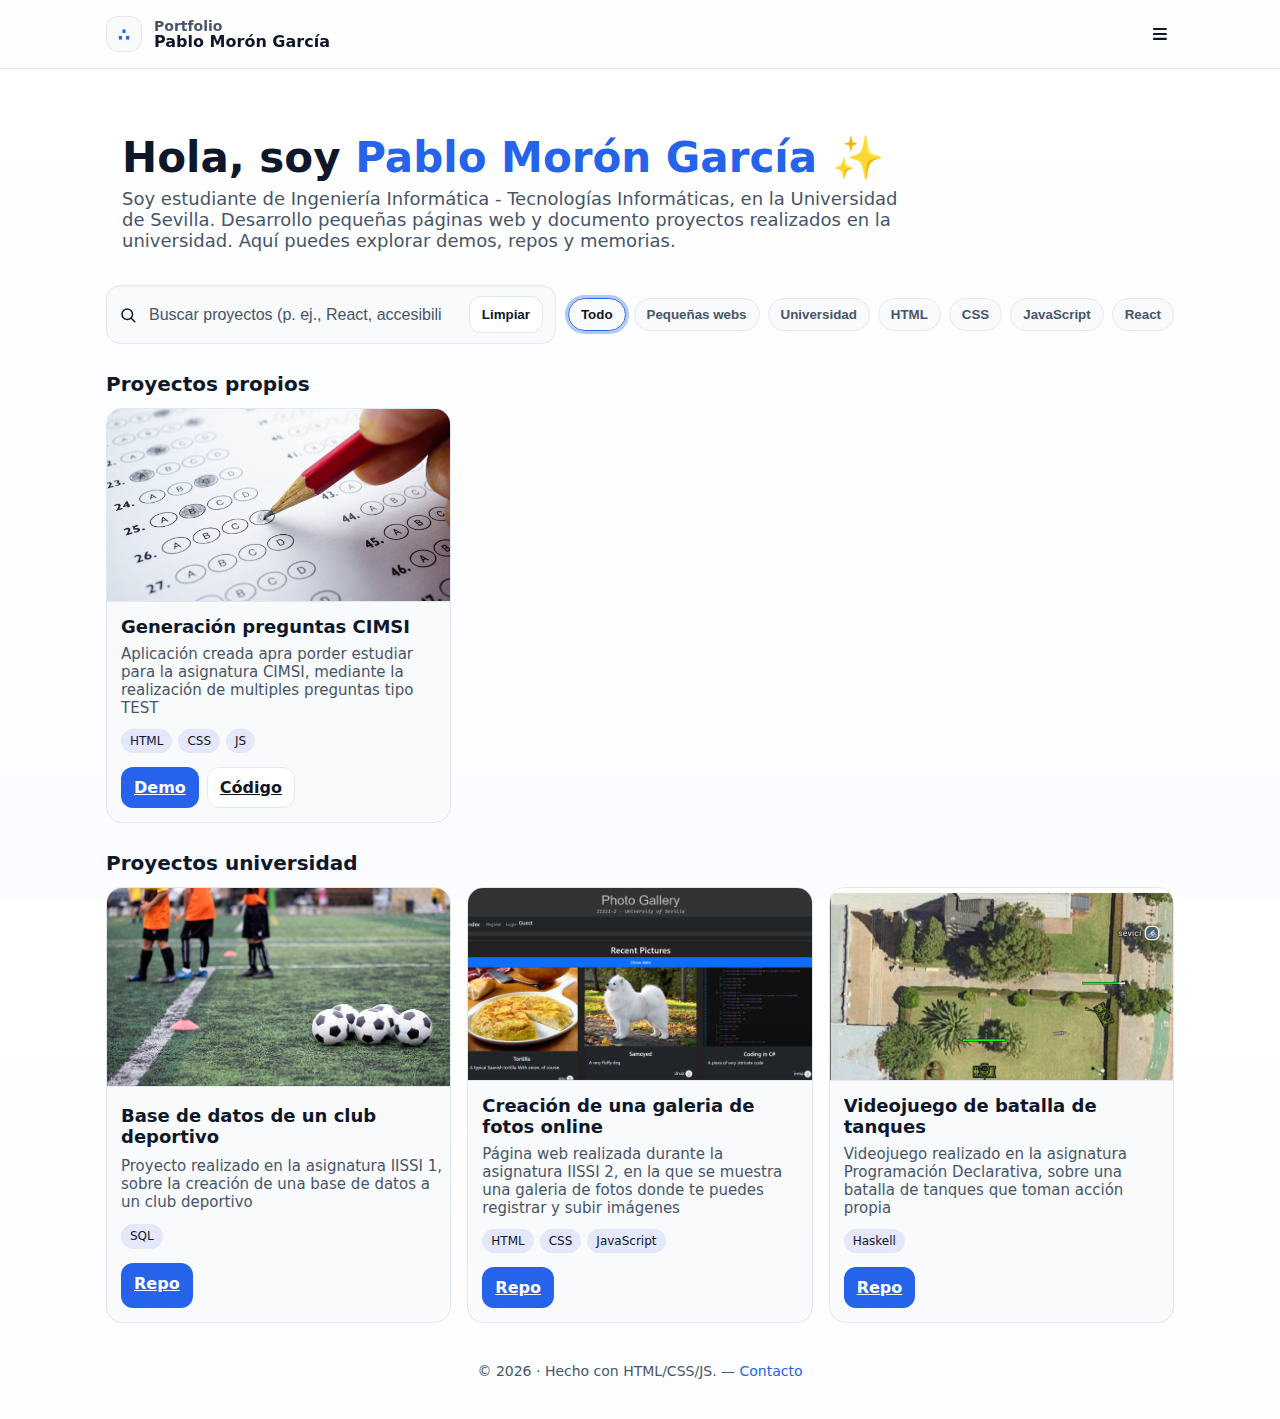
<file: index.html>
<!doctype html>
<html lang="es">
<head>
  <meta charset="utf-8" />
  <meta name="viewport" content="width=device-width, initial-scale=1" />
  <title>Mi Portfolio</title>
  <link rel="icon" type="image/png" sizes="32x32" href="imagenes/favicon.png">
  <meta name="description" content="Portfolio con pequeñas webs y trabajos universitarios" />
  <meta property="og:title" content="Mi Portfolio" />
  <meta property="og:description" content="Selección de proyectos: pequeñas webs y trabajos de la universidad" />
  <meta name="color-scheme" content="light dark" />

  <!-- CSS externo -->
  <link rel="stylesheet" href="styles.css">
</head>
<body>
  <header>
    <nav class="container" aria-label="Principal">
      <div class="brand">
        <div class="logo" aria-hidden="true"><span>∴</span></div>
        <div>
          <div class="subtitle">Portfolio</div>
          <div class="name">Pablo Morón García&nbsp;</div>
        </div>
      </div>

      <!-- Botón hamburguesa -->
      <button class="hamburger" id="menuBtn" aria-label="Abrir menú">≡</button>

      <!-- Menú oculto -->
      <div class="navlinks" id="menu">
        <a href="#webs">Pequeñas webs</a>
        <a href="#uni">Universidad</a>
        <a href="#sobre-mi">Sobre mí</a>
      </div>
    </nav>
  </header>

  <main class="container">
    <section class="hero" id="sobre-mi">
      <h1>Hola, soy <span style="color: var(--primary)">Pablo Morón García</span> ✨</h1>
      <p>Soy estudiante de Ingeniería Informática - Tecnologías Informáticas, en la Universidad de Sevilla. Desarrollo pequeñas páginas web y documento proyectos realizados en la universidad. Aquí puedes explorar demos, repos y memorias. </p>
    </section>

    <section class="controls" aria-label="Controles de filtrado">
      <label class="searchbar" for="q">
        <svg width="18" height="18" viewBox="0 0 24 24" fill="none" aria-hidden="true"><path d="M21 21l-4.3-4.3" stroke="currentColor" stroke-width="2" stroke-linecap="round"/><circle cx="11" cy="11" r="7" stroke="currentColor" stroke-width="2"/></svg>
        <input id="q" type="search" placeholder="Buscar proyectos (p. ej., React, accesibilidad, POO)" autocomplete="off" />
        <button class="btn" id="clearSearch" type="button" title="Limpiar búsqueda">Limpiar</button>
      </label>
      <div class="filters" role="group" aria-label="Filtros">
        <button class="chip" data-filter="all" data-active="true">Todo</button>
        <button class="chip" data-filter="web">Pequeñas webs</button>
        <button class="chip" data-filter="uni">Universidad</button>
        <button class="chip" data-tech="html">HTML</button>
        <button class="chip" data-tech="css">CSS</button>
        <button class="chip" data-tech="js">JavaScript</button>
        <button class="chip" data-tech="react">React</button>
      </div>
    </section>

    <h2 id="webs" class="section-title">Proyectos propios</h2>
    <section class="grid" id="grid-webs" aria-label="Listado de pequeñas webs">

      <article class="card" data-type="web" data-tags="html,css,js,accesibilidad">
        <div class="thumb" aria-hidden="true" style="background-image: url('imagenes/tipotest.jpg'); background-size: cover; background-position: center;"></div>
        <div class="card-body">
          <h3>Generación preguntas CIMSI</h3>
          <p>Aplicación creada apra porder estudiar para la asignatura CIMSI, mediante la realización de multiples preguntas tipo TEST</p>
          <div class="tags">
            <span class="tag">HTML</span><span class="tag">CSS</span><span class="tag">JS</span>
          </div>
        </div>
        <div class="card-actions">
          <a class="btn primary" href="Preguntas_CIMSI/Preguntas-tipo-test-CIMSI.html" target="_blank" rel="noopener">Demo</a>
          <a class="btn" href="https://github.com/pablomoroon/CIMSI-testGenerator/blob/main/Preguntas_CIMSI/Preguntas-tipo-test-CIMSI.html" target="_blank" rel="noopener">Código</a>
        </div>
      </article>

    </section>

    <h2 id="uni" class="section-title">Proyectos universidad</h2>
    <section class="grid" id="grid-webs" aria-label="Listado de trabajos universitarios">
      <article class="card" data-type="uni" data-tags="poo,java,patrones">
        <div class="thumb" aria-hidden="true" style="background-image: url('imagenes/club-deportivo.jpg'); background-size: cover; background-position: center;"></div>
          
        </div>
        <div class="card-body">
          <h3>Base de datos de un club deportivo</h3>
          <p>Proyecto realizado en la asignatura IISSI 1, sobre la creación de una base de datos a un club deportivo  </p>
          <div class="tags"><span class="tag">SQL</span></div>
        </div>
        <div class="card-actions">
          <a class="btn primary" href="https://github.com/pablomoroon/Base-de-Datos-de-un-Club-Deportivo" target="_blank" rel="noopener">Repo</a>
        </div>
      </article>

      <article class="card" data-type="uni" data-tags="redes,python,seguridad">
        <div class="thumb" aria-hidden="true" style="background-image: url('imagenes/photo-gallery.png'); background-size: cover; background-position: center;"></div>
        <div class="card-body">
          <h3>Creación de una galeria de fotos online</h3>
          <p>Página web realizada durante la asignatura IISSI 2, en la que se muestra una galeria de fotos donde te puedes registrar y subir imágenes</p>
          <div class="tags"><span class="tag">HTML</span><span class="tag">CSS</span><span class="tag">JavaScript</span></div>
        </div>
        <div class="card-actions">
          <a class="btn primary" href="https://github.com/pablomoroon/Photo-Gallery-IISSI-2" target="_blank" rel="noopener">Repo</a>
        </div>
      </article>

      <article class="card" data-type="uni" data-tags="redes,python,seguridad">
        <div class="thumb" aria-hidden="true" style="background-image: url('imagenes/tanques.png'); background-size: cover; background-position: center;"></div>
        <div class="card-body">
          <h3>Videojuego de batalla de tanques</h3>
          <p>Videojuego realizado en la asignatura Programación Declarativa, sobre una batalla de tanques que toman acción propia</p>
          <div class="tags"><span class="tag">Haskell</span></div>
        </div>
        <div class="card-actions">
          <a class="btn primary" href="https://github.com/pablomoroon/Tanks-Battlefield-2D-PD" target="_blank" rel="noopener">Repo</a>
        </div>
      </article>

    </section>

    <footer>
      © <span id="year"></span> · Hecho con HTML/CSS/JS. — <a href="#" style="color:var(--primary); text-decoration:none">Contacto</a>
    </footer>
  </main>

  <!-- JS externo -->
  <script src="script.js"></script>
</body>
</html>
</file>
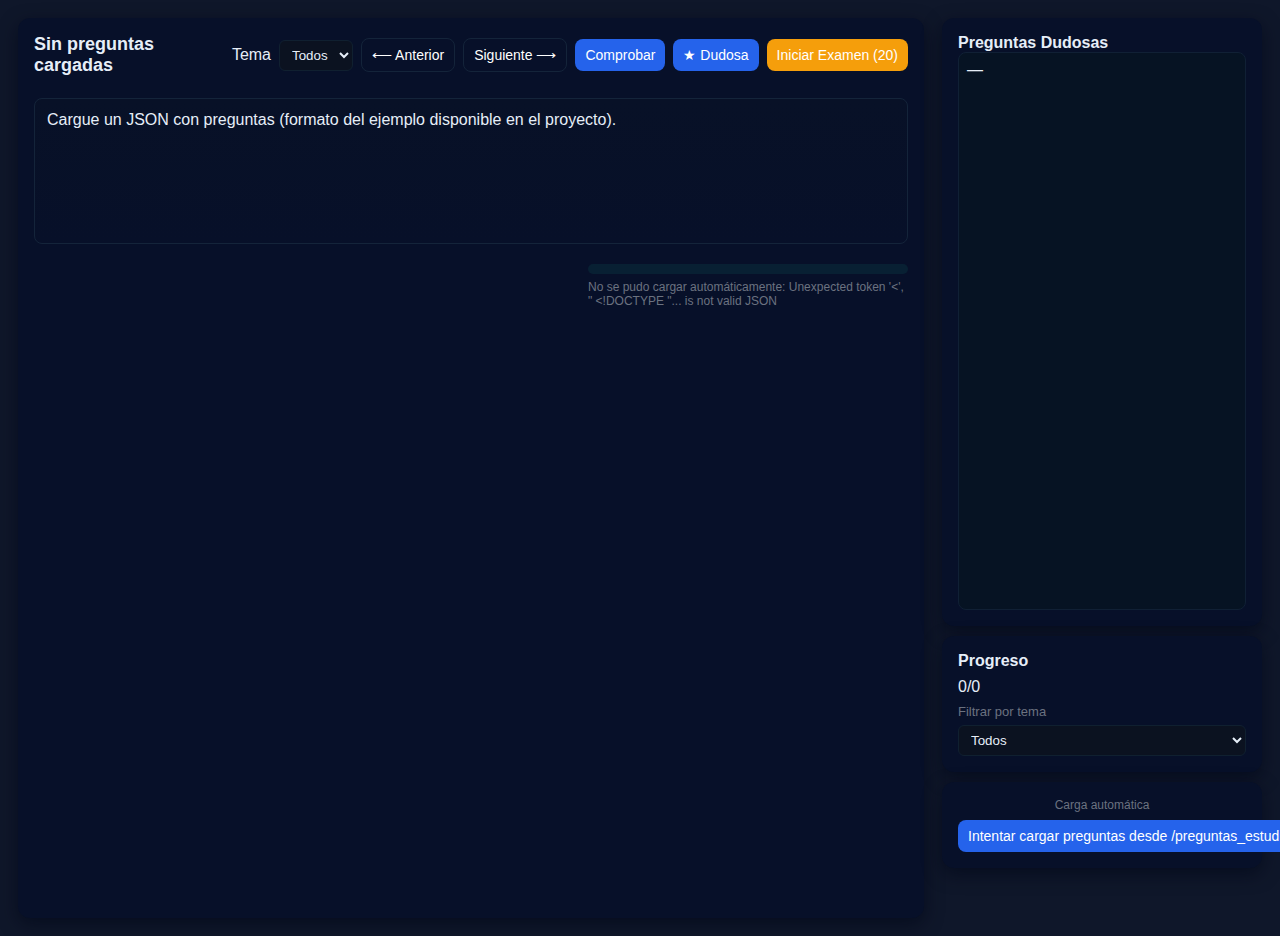
<file: index.html.html>
<!doctype html>
<html lang="es">
<head>
  <meta charset="utf-8" />
  <meta name="viewport" content="width=device-width,initial-scale=1" />
  <title>Tester ITIL/Cloud - Estudio y Examen</title>
  <style>
    :root {
      --accent:#2563eb; --success:#16a34a; --danger:#dc2626; --muted:#6b7280;
    }
    html,body {
      height:100%; margin:0;
      font-family:Inter,Segoe UI,Arial,Helvetica,sans-serif;
      background:#0f172a; color:#e6eef8;
    }
    .app {
      display:grid; grid-template-columns:1fr 320px;
      gap:18px; height:100vh; padding:18px;
    }
    .card {
      background:#071029; border-radius:12px; padding:16px;
      box-shadow:0 6px 18px rgba(2,6,23,0.6);
    }
    header {
      display:flex; flex-wrap:wrap;
      align-items:center; gap:12px; margin-bottom:12px;
    }
    h1 { font-size:18px; margin:0; flex:1 }
    .controls {
      display:flex; flex-wrap:wrap; gap:8px; align-items:center;
    }
    select {
      background:#0b1220; border:1px solid #102030;
      color:inherit; padding:6px 8px; border-radius:6px;
    }
    button {
      background:var(--accent); border:0; padding:8px 10px;
      border-radius:8px; color:white; cursor:pointer;
      font-size:14px; white-space:nowrap;
    }
    button.ghost {
      background:transparent; border:1px solid #14243a;
    }
    .main { display:flex; flex-direction:column; gap:10px }
    .enunciado {
      min-height:120px; white-space:pre-wrap; padding:12px;
      border-radius:8px;
      background:linear-gradient(180deg,#081127,#071029);
      border:1px solid #14243a;
    }
    .opts { display:flex; flex-direction:column; gap:6px }
    .opt {
      background:#0a1220; padding:10px; border-radius:8px;
      border:1px solid #122033; cursor:pointer;
    }
    .opt.selected { outline:2px solid rgba(37,99,235,0.25); }
    .opt.correct { background:rgba(22,163,74,0.12); border-color:rgba(22,163,74,0.2) }
    .opt.wrong { background:rgba(220,38,38,0.12); border-color:rgba(220,38,38,0.2) }
    .footer {
      display:flex; justify-content:space-between;
      align-items:center; gap:8px; flex-wrap:wrap;
    }
    .sidebar { display:flex; flex-direction:column; gap:10px }
    .doubts {
      height:60vh; overflow:auto; background:#061323;
      padding:8px; border-radius:8px; border:1px solid #102035;
    }
    .progress {
      height:10px; background:#082033; border-radius:8px; overflow:hidden;
    }
    .progress > i {
      display:block; height:100%;
      background:linear-gradient(90deg,#0ea5e9,#2563eb);
    }
    .modal {
      position:fixed; left:0; top:0; right:0; bottom:0;
      background:rgba(2,6,23,0.7);
      display:flex; align-items:center; justify-content:center;
      padding:12px;
    }
    .modal .card { width:100%; max-width:720px }

    /* 📱 Responsividad */
    @media(max-width:1200px){
      .app { grid-template-columns:1fr 260px; }
    }
    @media(max-width:900px){
      .app { grid-template-columns:1fr; height:auto; }
      .sidebar { order:2 }
    }
    @media(max-width:600px){
      body { font-size:15px }
      h1 { font-size:16px }
      button { font-size:13px; padding:6px 8px }
      .card { padding:12px }
      .controls { gap:6px }
      .enunciado { min-height:100px; font-size:14px }
      .opt { padding:8px; font-size:14px }
      .footer { flex-direction:column; align-items:flex-start }
    }
  </style>
</head>
<body>
  <div class="app">
    <div class="card main">
      <header>
        <h1 id="headerTitle">Sin preguntas cargadas</h1>
        <div class="controls">
          <label>Tema</label>
          <select id="temaSelect"><option>Todos</option></select>
          <button id="prevBtn" class="ghost">⟵ Anterior</button>
          <button id="nextBtn" class="ghost">Siguiente ⟶</button>
          <button id="checkBtn" title="Comprobar">Comprobar</button>
          <button id="doubtBtn" title="Marcar/Demarcar como dudosa">★ Dudosa</button>
          <button id="examBtn" style="background:#f59e0b">Iniciar Examen (20)</button>
        </div>
      </header>

      <div id="enunciado" class="enunciado">Cargue un JSON con preguntas (formato del ejemplo disponible en el proyecto).</div>

      <div class="opts" id="opts"></div>

      <div class="footer">
        <div>
          <span id="feedback" style="font-weight:700"></span>
          <div id="solution" style="margin-top:6px;color:#fca5a5"></div>
        </div>
        <div style="width:320px;max-width:100%">
          <div class="progress" aria-hidden>
            <i id="progressBar" style="width:0%"></i>
          </div>
          <div style="font-size:12px;color:var(--muted);margin-top:6px" id="statusText">Estado</div>
        </div>
      </div>
    </div>

    <aside class="sidebar">
      <div class="card">
        <strong>Preguntas Dudosas</strong>
        <div class="doubts" id="doubtsList">—</div>
      </div>

      <div class="card">
        <strong>Progreso</strong>
        <div style="margin-top:8px"> <span id="progressLabel">0/0</span> </div>
        <div style="margin-top:8px;font-size:13px;color:var(--muted)">Filtrar por tema</div>
        <select id="temaFilter" style="width:100%;margin-top:6px"><option>Todos</option></select>
      </div>

      <div class="card" style="text-align:center">
        <div style="font-size:12px;color:var(--muted);margin-bottom:8px">Carga automática</div>
        <button id="tryAuto">Intentar cargar preguntas desde /preguntas_estudio.json</button>
      </div>
    </aside>
  </div>

  <!-- Modal placeholder -->
  <div id="modalRoot"></div>

  <script>
    let allQuestions = [];
    let questions = [];
    let index = 0;
    let modeExam = false;
    let userAnswers = {}; 
    let doubts = new Set();
    let checkedQuestions = new Set();

    const headerTitle = document.getElementById('headerTitle');
    const enunciado = document.getElementById('enunciado');
    const opts = document.getElementById('opts');
    const feedback = document.getElementById('feedback');
    const solution = document.getElementById('solution');
    const progressBar = document.getElementById('progressBar');
    const statusText = document.getElementById('statusText');
    const doubtsList = document.getElementById('doubtsList');
    const temaSelect = document.getElementById('temaSelect');
    const temaFilter = document.getElementById('temaFilter');

    function setStatus(s){ statusText.textContent = s }

    async function tryAutoLoad(){
      try{
        const r = await fetch('./preguntas_estudio.json');
        if(!r.ok) throw new Error('No encontrado');
        const data = await r.json();
        allQuestions = data.map(q => ({...q}));
        questions = allQuestions.slice();
        populateTemas();
        index = 0; modeExam=false; userAnswers={}; doubts=new Set(); checkedQuestions=new Set();
        updateView(); setStatus('Banco cargado.');
      }catch(e){ setStatus('No se pudo cargar automáticamente: '+e.message) }
    }

    document.getElementById('tryAuto').addEventListener('click', tryAutoLoad);

    document.getElementById('prevBtn').addEventListener('click', ()=>{ if(index>0){ index--; updateView() } });
    document.getElementById('nextBtn').addEventListener('click', ()=>{ if(index<questions.length-1){ index++; updateView() } });
    document.getElementById('doubtBtn').addEventListener('click', ()=>{ toggleDoubt(); });
    document.getElementById('checkBtn').addEventListener('click', ()=>{ checkCurrent(); });
    document.getElementById('examBtn').addEventListener('click', ()=>{ startExam(20) });

    temaFilter.addEventListener('change', ()=>{ filterByTema(temaFilter.value=='Todos'?null:temaFilter.value) });
    temaSelect.addEventListener('change', ()=>{ filterByTema(temaSelect.value=='Todos'?null:temaSelect.value) });

    function populateTemas(){
      const temas = ['Todos',...Array.from(new Set(allQuestions.map(q=>q.tema || 'Sin tema'))).sort()];
      temaSelect.innerHTML = temas.map(t=>`<option>${t}</option>`).join('');
      temaFilter.innerHTML = temaSelect.innerHTML;
    }

    // 🔀 Mezclador de arrays
    function shuffle(array) {
      for (let i = array.length - 1; i > 0; i--) {
        const j = Math.floor(Math.random() * (i + 1));
        [array[i], array[j]] = [array[j], array[i]];
      }
      return array;
    }

    function updateView(){
      if(questions.length===0){
        headerTitle.textContent='Sin preguntas cargadas';
        enunciado.textContent='Cargue un JSON con preguntas.';
        opts.innerHTML=''; progressBar.style.width='0%'; return;
      }

      const q = questions[index];

      // mezclamos opciones y guardamos cuál es la correcta
      const opciones = q.opciones.map((op, i)=>({texto: op, i}));
      const mezcladas = shuffle(opciones.slice());
      q._opcionesMezcladas = mezcladas;
      q._correctaIndex = mezcladas.findIndex(op => op.i === q.correcta);

      headerTitle.textContent = `${q.tema || 'Tema'} — Pregunta ${index+1}/${questions.length} [${modeExam? 'Examen':'Estudio'}]`;
      enunciado.textContent = q.enunciado;
      opts.innerHTML = '';

      mezcladas.forEach((op, i)=>{
        const div = document.createElement('div');
        div.className = 'opt'; div.dataset.i = i;
        div.innerHTML = `<strong>${'abcd'[i]})</strong> ${op.texto}`;
        div.addEventListener('click', ()=>{ selectOption(i); });
        opts.appendChild(div);
      });

      const sel = userAnswers[index] ?? -1; 
      if(sel!==-1) selectDOMOption(sel,false);

      feedback.textContent = '';
      solution.textContent = '';
      const pct = Math.round(((index+1)/questions.length)*100);
      progressBar.style.width = pct + '%';
      refreshDoubtsList();
      setStatus('Listo');
    }

    function selectOption(i){ userAnswers[index]=i; selectDOMOption(i,true); }

    function selectDOMOption(i){
      document.querySelectorAll('.opt').forEach(el=>{ el.classList.remove('selected','correct','wrong') });
      const el = document.querySelector(`.opt[data-i='${i}']`);
      if(el) el.classList.add('selected');
    }

    function checkCurrent(){
      const q = questions[index];
      const sel = userAnswers[index] ?? -1;
      if(sel===-1){
        feedback.textContent='No has seleccionado una opción.';
        feedback.style.color='var(--muted)';
        solution.textContent = `Solución: ${'abcd'[q._correctaIndex]}) ${q._opcionesMezcladas[q._correctaIndex].texto}`;
        return;
      }
      checkedQuestions.add(index);
      if(sel===q._correctaIndex){
        feedback.textContent='✔ ¡Correcto!';
        feedback.style.color='var(--success)';
        document.querySelector(`.opt[data-i='${sel}']`).classList.add('correct');
      } else {
        feedback.textContent='✖ Incorrecto.';
        feedback.style.color='var(--danger)';
        document.querySelector(`.opt[data-i='${sel}']`).classList.add('wrong');
        solution.textContent = `Solución: ${'abcd'[q._correctaIndex]}) ${q._opcionesMezcladas[q._correctaIndex].texto}`;
      }
    }

    function toggleDoubt(){ if(doubts.has(index)){ doubts.delete(index) } else doubts.add(index); refreshDoubtsList(); }

    function refreshDoubtsList(){
      doubtsList.innerHTML='';
      if(doubts.size===0){ doubtsList.textContent='—' ; return }
      Array.from(doubts).sort((a,b)=>a-b).forEach(i=>{
        const q=questions[i];
        const el = document.createElement('div');
        el.textContent = `${i+1}. ${q.tema||'Tema'}`;
        el.style.padding='4px 6px'; el.style.cursor='pointer';
        el.addEventListener('click', ()=>{ index = i; updateView() });
        doubtsList.appendChild(el);
      })
    }

    function filterByTema(tema){
      questions = tema? allQuestions.filter(q=>q.tema===tema): allQuestions.slice();
      index=0; userAnswers={}; doubts=new Set(); modeExam=false; populateTemas(); updateView();
    }

    function startExam(num){
      if(allQuestions.length===0) return alert('Carga primero preguntas.');
      modeExam=true; userAnswers={}; doubts=new Set();
      questions = [...allQuestions].sort(()=>Math.random()-0.5).slice(0,Math.min(num,allQuestions.length));
      index=0; updateView();
    }

    window.addEventListener('load', ()=>{ tryAutoLoad(); });
  </script>
</body>
</html>
</file>
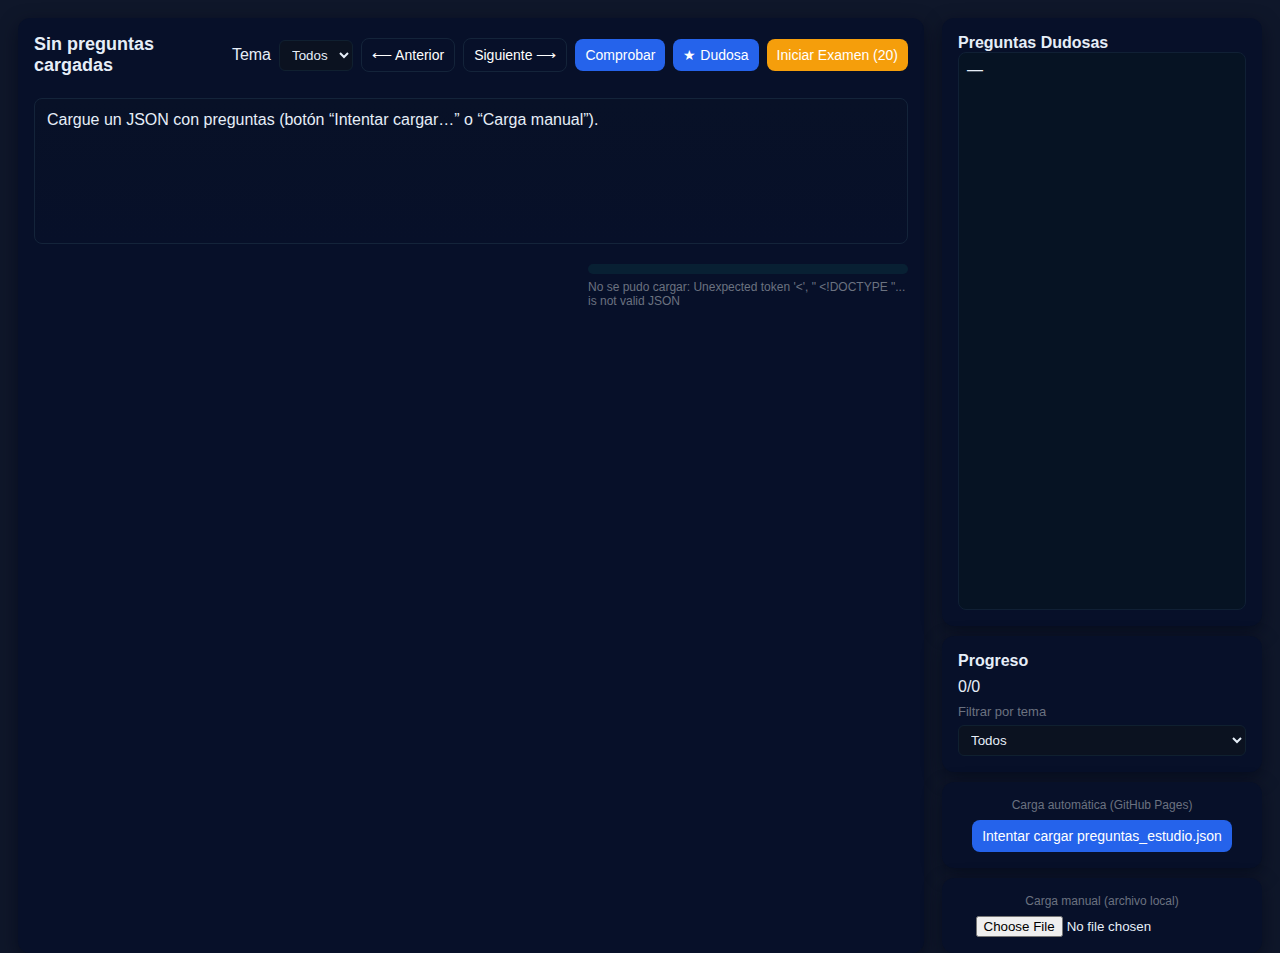
<file: Preguntas-tipo-test-CIMSI.html>
<!doctype html>
<html lang="es">
<head>
  <meta name="google-adsense-account" content="ca-pub-4549916057843860">
  <meta charset="utf-8" />
  <meta name="viewport" content="width=device-width,initial-scale=1" />
  <title>Tester ITIL/Cloud - Estudio y Examen</title>
  <style>
    :root { --accent:#2563eb; --success:#16a34a; --danger:#dc2626; --muted:#6b7280; }
    html,body{height:100%;margin:0;font-family:Inter,Segoe UI,Arial,Helvetica,sans-serif;background:#0f172a;color:#e6eef8}
    .app{display:grid;grid-template-columns:1fr 320px;gap:18px;height:100vh;padding:18px}
    .card{background:#071029;border-radius:12px;padding:16px;box-shadow:0 6px 18px rgba(2,6,23,.6)}
    header{display:flex;flex-wrap:wrap;align-items:center;gap:12px;margin-bottom:12px}
    h1{font-size:18px;margin:0;flex:1}
    .controls{display:flex;flex-wrap:wrap;gap:8px;align-items:center}
    select{background:#0b1220;border:1px solid #102030;color:inherit;padding:6px 8px;border-radius:6px}
    button{background:var(--accent);border:0;padding:8px 10px;border-radius:8px;color:#fff;cursor:pointer;font-size:14px;white-space:nowrap}
    button.ghost{background:transparent;border:1px solid #14243a}
    .main{display:flex;flex-direction:column;gap:10px}
    .enunciado{min-height:120px;white-space:pre-wrap;padding:12px;border-radius:8px;background:linear-gradient(180deg,#081127,#071029);border:1px solid #14243a}
    .opts{display:flex;flex-direction:column;gap:6px}
    .opt{background:#0a1220;padding:10px;border-radius:8px;border:1px solid #122033;cursor:pointer}
    .opt.selected{outline:2px solid rgba(37,99,235,.25)}
    .opt.correct{background:rgba(22,163,74,.12);border-color:rgba(22,163,74,.2)}
    .opt.wrong{background:rgba(220,38,38,.12);border-color:rgba(220,38,38,.2)}
    .footer{display:flex;justify-content:space-between;align-items:center;gap:8px;flex-wrap:wrap}
    .sidebar{display:flex;flex-direction:column;gap:10px}
    .doubts{height:60vh;overflow:auto;background:#061323;padding:8px;border-radius:8px;border:1px solid #102035}
    .progress{height:10px;background:#082033;border-radius:8px;overflow:hidden}
    .progress>i{display:block;height:100%;background:linear-gradient(90deg,#0ea5e9,#2563eb)}
    @media(max-width:1200px){.app{grid-template-columns:1fr 260px}}
    @media(max-width:900px){.app{grid-template-columns:1fr;height:auto}.sidebar{order:2}}
    @media(max-width:600px){
      body{font-size:15px}h1{font-size:16px}button{font-size:13px;padding:6px 8px}
      .card{padding:12px}.controls{gap:6px}.enunciado{min-height:100px;font-size:14px}
      .opt{padding:8px;font-size:14px}.footer{flex-direction:column;align-items:flex-start}
    }
  </style>
</head>
<body>
  <div class="app">
    <div class="card main">
      <header>
        <h1 id="headerTitle">Sin preguntas cargadas</h1>
        <div class="controls">
          <label>Tema</label>
          <select id="temaSelect"><option>Todos</option></select>
          <button id="prevBtn" class="ghost">⟵ Anterior</button>
          <button id="nextBtn" class="ghost">Siguiente ⟶</button>
          <button id="checkBtn" title="Comprobar">Comprobar</button>
          <button id="doubtBtn" title="Marcar/Demarcar como dudosa">★ Dudosa</button>
          <button id="examBtn" style="background:#f59e0b">Iniciar Examen (20)</button>
        </div>
      </header>

      <div id="enunciado" class="enunciado">Cargue un JSON con preguntas (botón “Intentar cargar…” o “Carga manual”).</div>
      <div class="opts" id="opts"></div>

      <div class="footer">
        <div>
          <span id="feedback" style="font-weight:700"></span>
          <div id="solution" style="margin-top:6px;color:#fca5a5"></div>
        </div>
        <div style="width:320px;max-width:100%">
          <div class="progress" aria-hidden><i id="progressBar" style="width:0%"></i></div>
          <div style="font-size:12px;color:var(--muted);margin-top:6px" id="statusText">Estado</div>
        </div>
      </div>
    </div>

    <aside class="sidebar">
      <div class="card">
        <strong>Preguntas Dudosas</strong>
        <div class="doubts" id="doubtsList">—</div>
      </div>

      <div class="card">
        <strong>Progreso</strong>
        <div style="margin-top:8px"><span id="progressLabel">0/0</span></div>
        <div style="margin-top:8px;font-size:13px;color:var(--muted)">Filtrar por tema</div>
        <select id="temaFilter" style="width:100%;margin-top:6px"><option>Todos</option></select>
      </div>

      <div class="card" style="text-align:center">
        <div style="font-size:12px;color:var(--muted);margin-bottom:8px">Carga automática (GitHub Pages)</div>
        <button id="tryAuto">Intentar cargar preguntas_estudio.json</button>
      </div>

      <div class="card" style="text-align:center">
        <div style="font-size:12px;color:var(--muted);margin-bottom:8px">Carga manual (archivo local)</div>
        <input type="file" id="fileInput" accept="application/json">
      </div>
    </aside>
  </div>

  <script>
    // ========= Estado =========
    let allQuestions = [];
    let questions = [];
    let index = 0;
    let modeExam = false;
    let userAnswers = {};
    let doubts = new Set();
    let checkedQuestions = new Set();

    // ========= DOM =========
    const headerTitle = document.getElementById('headerTitle');
    const enunciado = document.getElementById('enunciado');
    const opts = document.getElementById('opts');
    const feedback = document.getElementById('feedback');
    const solution = document.getElementById('solution');
    const progressBar = document.getElementById('progressBar');
    const statusText = document.getElementById('statusText');
    const doubtsList = document.getElementById('doubtsList');
    const temaSelect = document.getElementById('temaSelect');
    const temaFilter = document.getElementById('temaFilter');

    const setStatus = (s) => statusText.textContent = s;

    // ========= URL robusta para GitHub Pages =========
    // Si estamos en *.github.io/<repo>/..., detecta el nombre del repo y arma la ruta absoluta.
    (function(){
      const isPages = location.hostname.endsWith('github.io');
      const repoSegment = isPages ? location.pathname.split('/').filter(Boolean)[0] : '';
      window.JSON_URL = `${location.origin}/${repoSegment ? repoSegment + '/' : ''}preguntas_estudio.json`;
    })();

    // ========= Carga automática desde Pages =========
    async function tryAutoLoad(){
      try{
        setStatus('Cargando preguntas_estudio.json…');
        const r = await fetch(JSON_URL, { cache: 'no-store' });
        if(!r.ok) throw new Error(`HTTP ${r.status} ${r.statusText} en ${JSON_URL}`);
        const txt = (await r.text()).replace(/^\uFEFF/, '');  // quita BOM si lo hay
        const data = JSON.parse(txt);
        const arr = Array.isArray(data) ? data : (data.preguntas || []);
        if(!Array.isArray(arr) || arr.length===0) throw new Error('JSON vacío o estructura inesperada');

        allQuestions = arr.map(q => ({...q}));
        questions = allQuestions.slice();
        populateTemas();
        index = 0; modeExam=false; userAnswers={}; doubts=new Set(); checkedQuestions=new Set();
        updateView(); setStatus('Banco cargado.');
      }catch(e){
        console.error('AUTOLOAD ERROR:', e);
        setStatus('No se pudo cargar: ' + e.message);
        alert('Error cargando preguntas_estudio.json: ' + e.message);
      }
    }

    // ========= Carga manual desde archivo =========
    document.getElementById('fileInput')?.addEventListener('change', async (e)=>{
      const f = e.target.files?.[0];
      if(!f) return;
      try{
        const txt = (await f.text()).replace(/^\uFEFF/,'');
        const data = JSON.parse(txt);
        const arr = Array.isArray(data) ? data : (data.preguntas || []);
        if(!Array.isArray(arr) || arr.length===0) throw new Error('Estructura inesperada o vacía.');

        allQuestions = arr.map(q => ({...q}));
        questions = allQuestions.slice();
        populateTemas();
        index = 0; modeExam=false; userAnswers={}; doubts=new Set(); checkedQuestions=new Set();
        updateView(); setStatus('Banco cargado desde archivo.');
      }catch(err){
        alert('JSON inválido: ' + err.message);
      }
    });

    // ========= Controles =========
    document.getElementById('tryAuto').addEventListener('click', tryAutoLoad);
    document.getElementById('prevBtn').addEventListener('click', ()=>{ if(index>0){ index--; updateView() } });
    document.getElementById('nextBtn').addEventListener('click', ()=>{ if(index<questions.length-1){ index++; updateView() } });
    document.getElementById('doubtBtn').addEventListener('click', ()=>{ toggleDoubt(); });
    document.getElementById('checkBtn').addEventListener('click', ()=>{ checkCurrent(); });
    document.getElementById('examBtn').addEventListener('click', ()=>{ startExam(20) });
    temaFilter.addEventListener('change', ()=>{ filterByTema(temaFilter.value=='Todos'?null:temaFilter.value) });
    temaSelect.addEventListener('change', ()=>{ filterByTema(temaSelect.value=='Todos'?null:temaSelect.value) });

    // ========= Utilidades UI =========
    function populateTemas(){
      const temas = ['Todos',...Array.from(new Set(allQuestions.map(q=>q.tema || 'Sin tema'))).sort()];
      temaSelect.innerHTML = temas.map(t=>`<option>${t}</option>`).join('');
      temaFilter.innerHTML = temaSelect.innerHTML;
    }

    function shuffle(a){ for(let i=a.length-1;i>0;i--){ const j=Math.floor(Math.random()*(i+1)); [a[i],a[j]]=[a[j],a[i]] } return a }

    function updateView(){
      if(questions.length===0){
        headerTitle.textContent='Sin preguntas cargadas';
        enunciado.textContent='Cargue un JSON con preguntas.';
        opts.innerHTML=''; progressBar.style.width='0%'; return;
      }
      const q = questions[index];
      const opciones = q.opciones.map((op,i)=>({texto:op,i}));
      const mezcladas = shuffle(opciones.slice());
      q._opcionesMezcladas = mezcladas;
      q._correctaIndex = mezcladas.findIndex(op => op.i === q.correcta);

      headerTitle.textContent = `${q.tema || 'Tema'} — Pregunta ${index+1}/${questions.length} [${modeExam? 'Examen':'Estudio'}]`;
      enunciado.textContent = q.enunciado;
      opts.innerHTML = '';

      mezcladas.forEach((op,i)=>{
        const div = document.createElement('div');
        div.className='opt'; div.dataset.i=i;
        div.innerHTML = `<strong>${'abcd'[i]})</strong> ${op.texto}`;
        div.addEventListener('click', ()=>selectOption(i));
        opts.appendChild(div);
      });

      const sel = userAnswers[index] ?? -1;
      if(sel!==-1) selectDOMOption(sel,false);

      feedback.textContent=''; solution.textContent='';
      const pct = Math.round(((index+1)/questions.length)*100);
      progressBar.style.width = pct + '%';
      refreshDoubtsList();
      setStatus('Listo');
    }

    function selectOption(i){ userAnswers[index]=i; selectDOMOption(i,true) }
    function selectDOMOption(i){
      document.querySelectorAll('.opt').forEach(el=>el.classList.remove('selected','correct','wrong'));
      const el = document.querySelector(`.opt[data-i='${i}']`);
      if(el) el.classList.add('selected');
    }

    function checkCurrent(){
      const q = questions[index];
      const sel = userAnswers[index] ?? -1;
      if(sel===-1){
        feedback.textContent='No has seleccionado una opción.';
        feedback.style.color='var(--muted)';
        solution.textContent=`Solución: ${'abcd'[q._correctaIndex]}) ${q._opcionesMezcladas[q._correctaIndex].texto}`;
        return;
      }
      checkedQuestions.add(index);
      if(sel===q._correctaIndex){
        feedback.textContent='✔ ¡Correcto!'; feedback.style.color='var(--success)';
        document.querySelector(`.opt[data-i='${sel}']`).classList.add('correct');
      }else{
        feedback.textContent='✖ Incorrecto.'; feedback.style.color='var(--danger)';
        document.querySelector(`.opt[data-i='${sel}']`).classList.add('wrong');
        solution.textContent=`Solución: ${'abcd'[q._correctaIndex]}) ${q._opcionesMezcladas[q._correctaIndex].texto}`;
      }
    }

    function toggleDoubt(){ doubts.has(index)? doubts.delete(index): doubts.add(index); refreshDoubtsList() }
    function refreshDoubtsList(){
      doubtsList.innerHTML=''; if(doubts.size===0){ doubtsList.textContent='—'; return }
      Array.from(doubts).sort((a,b)=>a-b).forEach(i=>{
        const q=questions[i]; const el=document.createElement('div');
        el.textContent=`${i+1}. ${q.tema||'Tema'}`; el.style.padding='4px 6px'; el.style.cursor='pointer';
        el.addEventListener('click', ()=>{ index=i; updateView() }); doubtsList.appendChild(el);
      });
    }

    function filterByTema(tema){
      questions = tema? allQuestions.filter(q=>q.tema===tema) : allQuestions.slice();
      index=0; userAnswers={}; doubts=new Set(); modeExam=false; populateTemas(); updateView();
    }

    function startExam(num){
      if(allQuestions.length===0) return alert('Carga primero preguntas.');
      modeExam=true; userAnswers={}; doubts=new Set();
      questions = [...allQuestions].sort(()=>Math.random()-0.5).slice(0,Math.min(num,allQuestions.length));
      index=0; updateView();
    }

    // Intenta cargar automáticamente al abrir (funciona en GitHub Pages)
    window.addEventListener('load', ()=>{ tryAutoLoad(); });
  </script>
</body>
</html>
</file>
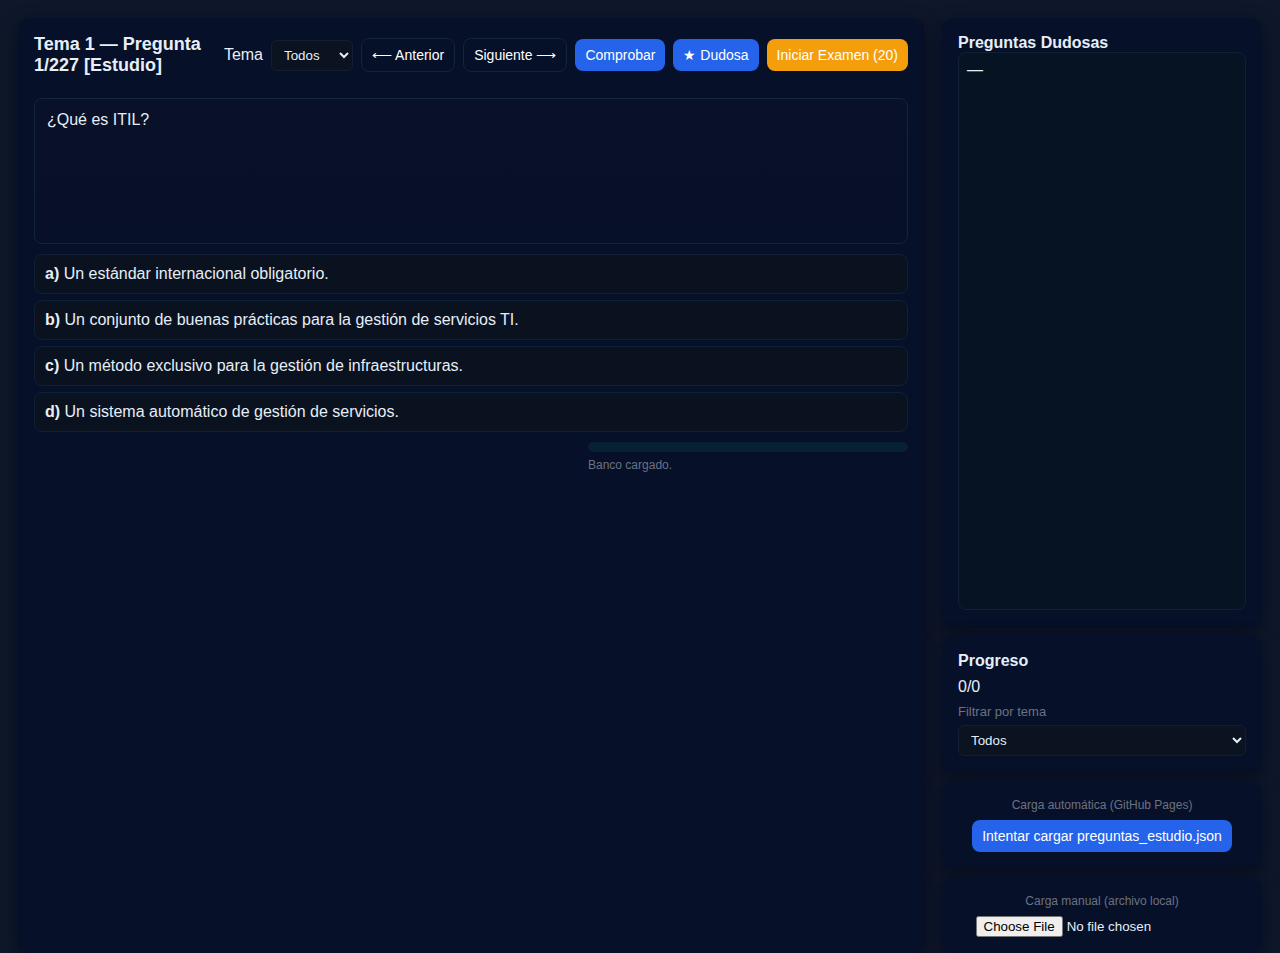
<file: Preguntas_CIMSI/Preguntas-tipo-test-CIMSI.html>
<!doctype html>
<html lang="es">
<head>
  <meta name="google-adsense-account" content="ca-pub-4549916057843860">
  <meta charset="utf-8" />
  <meta name="viewport" content="width=device-width,initial-scale=1" />
  <title>Tester ITIL/Cloud - Estudio y Examen</title>
  <style>
    :root { --accent:#2563eb; --success:#16a34a; --danger:#dc2626; --muted:#6b7280; }
    html,body{height:100%;margin:0;font-family:Inter,Segoe UI,Arial,Helvetica,sans-serif;background:#0f172a;color:#e6eef8}
    .app{display:grid;grid-template-columns:1fr 320px;gap:18px;height:100vh;padding:18px}
    .card{background:#071029;border-radius:12px;padding:16px;box-shadow:0 6px 18px rgba(2,6,23,.6)}
    header{display:flex;flex-wrap:wrap;align-items:center;gap:12px;margin-bottom:12px}
    h1{font-size:18px;margin:0;flex:1}
    .controls{display:flex;flex-wrap:wrap;gap:8px;align-items:center}
    select{background:#0b1220;border:1px solid #102030;color:inherit;padding:6px 8px;border-radius:6px}
    button{background:var(--accent);border:0;padding:8px 10px;border-radius:8px;color:#fff;cursor:pointer;font-size:14px;white-space:nowrap}
    button.ghost{background:transparent;border:1px solid #14243a}
    .main{display:flex;flex-direction:column;gap:10px}
    .enunciado{min-height:120px;white-space:pre-wrap;padding:12px;border-radius:8px;background:linear-gradient(180deg,#081127,#071029);border:1px solid #14243a}
    .opts{display:flex;flex-direction:column;gap:6px}
    .opt{background:#0a1220;padding:10px;border-radius:8px;border:1px solid #122033;cursor:pointer}
    .opt.selected{outline:2px solid rgba(37,99,235,.25)}
    .opt.correct{background:rgba(22,163,74,.12);border-color:rgba(22,163,74,.2)}
    .opt.wrong{background:rgba(220,38,38,.12);border-color:rgba(220,38,38,.2)}
    .footer{display:flex;justify-content:space-between;align-items:center;gap:8px;flex-wrap:wrap}
    .sidebar{display:flex;flex-direction:column;gap:10px}
    .doubts{height:60vh;overflow:auto;background:#061323;padding:8px;border-radius:8px;border:1px solid #102035}
    .progress{height:10px;background:#082033;border-radius:8px;overflow:hidden}
    .progress>i{display:block;height:100%;background:linear-gradient(90deg,#0ea5e9,#2563eb)}
    @media(max-width:1200px){.app{grid-template-columns:1fr 260px}}
    @media(max-width:900px){.app{grid-template-columns:1fr;height:auto}.sidebar{order:2}}
    @media(max-width:600px){
      body{font-size:15px}h1{font-size:16px}button{font-size:13px;padding:6px 8px}
      .card{padding:12px}.controls{gap:6px}.enunciado{min-height:100px;font-size:14px}
      .opt{padding:8px;font-size:14px}.footer{flex-direction:column;align-items:flex-start}
    }
  </style>
</head>
<body>
  <div class="app">
    <div class="card main">
      <header>
        <h1 id="headerTitle">Sin preguntas cargadas</h1>
        <div class="controls">
          <label>Tema</label>
          <select id="temaSelect"><option>Todos</option></select>
          <button id="prevBtn" class="ghost">⟵ Anterior</button>
          <button id="nextBtn" class="ghost">Siguiente ⟶</button>
          <button id="checkBtn" title="Comprobar">Comprobar</button>
          <button id="doubtBtn" title="Marcar/Demarcar como dudosa">★ Dudosa</button>
          <button id="examBtn" style="background:#f59e0b">Iniciar Examen (20)</button>
        </div>
      </header>

      <div id="enunciado" class="enunciado">Cargue un JSON con preguntas (botón “Intentar cargar…” o “Carga manual”).</div>
      <div class="opts" id="opts"></div>

      <div class="footer">
        <div>
          <span id="feedback" style="font-weight:700"></span>
          <div id="solution" style="margin-top:6px;color:#fca5a5"></div>
        </div>
        <div style="width:320px;max-width:100%">
          <div class="progress" aria-hidden><i id="progressBar" style="width:0%"></i></div>
          <div style="font-size:12px;color:var(--muted);margin-top:6px" id="statusText">Estado</div>
        </div>
      </div>
    </div>

    <aside class="sidebar">
      <div class="card">
        <strong>Preguntas Dudosas</strong>
        <div class="doubts" id="doubtsList">—</div>
      </div>

      <div class="card">
        <strong>Progreso</strong>
        <div style="margin-top:8px"><span id="progressLabel">0/0</span></div>
        <div style="margin-top:8px;font-size:13px;color:var(--muted)">Filtrar por tema</div>
        <select id="temaFilter" style="width:100%;margin-top:6px"><option>Todos</option></select>
      </div>

      <div class="card" style="text-align:center">
        <div style="font-size:12px;color:var(--muted);margin-bottom:8px">Carga automática (GitHub Pages)</div>
        <button id="tryAuto">Intentar cargar preguntas_estudio.json</button>
      </div>

      <div class="card" style="text-align:center">
        <div style="font-size:12px;color:var(--muted);margin-bottom:8px">Carga manual (archivo local)</div>
        <input type="file" id="fileInput" accept="application/json">
      </div>
    </aside>
  </div>

  <script>
    // ========= Estado =========
    let allQuestions = [];
    let questions = [];
    let index = 0;
    let modeExam = false;
    let userAnswers = {};
    let doubts = new Set();
    let checkedQuestions = new Set();

    // ========= DOM =========
    const headerTitle = document.getElementById('headerTitle');
    const enunciado = document.getElementById('enunciado');
    const opts = document.getElementById('opts');
    const feedback = document.getElementById('feedback');
    const solution = document.getElementById('solution');
    const progressBar = document.getElementById('progressBar');
    const statusText = document.getElementById('statusText');
    const doubtsList = document.getElementById('doubtsList');
    const temaSelect = document.getElementById('temaSelect');
    const temaFilter = document.getElementById('temaFilter');

    const setStatus = (s) => statusText.textContent = s;

    // ========= URL robusta para GitHub Pages =========
    // Si estamos en *.github.io/<repo>/..., detecta el nombre del repo y arma la ruta absoluta.
    (function(){
      const isPages = location.hostname.endsWith('github.io');
      const repoSegment = isPages ? location.pathname.split('/').filter(Boolean)[0] : '';
      // Ajusta la ruta para entrar a la carpeta Preguntas_CIMSI
      window.JSON_URL = `${location.origin}/${repoSegment ? repoSegment + '/' : ''}Preguntas_CIMSI/preguntas_estudio.json`;
    })();

    // ========= Carga automática desde Pages =========
    async function tryAutoLoad(){
      try{
        setStatus('Cargando preguntas_estudio.json…');
        const r = await fetch(JSON_URL, { cache: 'no-store' });
        if(!r.ok) throw new Error(`HTTP ${r.status} ${r.statusText} en ${JSON_URL}`);
        const txt = (await r.text()).replace(/^\uFEFF/, '');  // quita BOM si lo hay
        const data = JSON.parse(txt);
        const arr = Array.isArray(data) ? data : (data.preguntas || []);
        if(!Array.isArray(arr) || arr.length===0) throw new Error('JSON vacío o estructura inesperada');

        allQuestions = arr.map(q => ({...q}));
        questions = allQuestions.slice();
        populateTemas();
        index = 0; modeExam=false; userAnswers={}; doubts=new Set(); checkedQuestions=new Set();
        updateView(); setStatus('Banco cargado.');
      }catch(e){
        console.error('AUTOLOAD ERROR:', e);
        setStatus('No se pudo cargar: ' + e.message);
        alert('Error cargando preguntas_estudio.json: ' + e.message);
      }
    }

    // ========= Carga manual desde archivo =========
    document.getElementById('fileInput')?.addEventListener('change', async (e)=>{
      const f = e.target.files?.[0];
      if(!f) return;
      try{
        const txt = (await f.text()).replace(/^\uFEFF/,'');
        const data = JSON.parse(txt);
        const arr = Array.isArray(data) ? data : (data.preguntas || []);
        if(!Array.isArray(arr) || arr.length===0) throw new Error('Estructura inesperada o vacía.');

        allQuestions = arr.map(q => ({...q}));
        questions = allQuestions.slice();
        populateTemas();
        index = 0; modeExam=false; userAnswers={}; doubts=new Set(); checkedQuestions=new Set();
        updateView(); setStatus('Banco cargado desde archivo.');
      }catch(err){
        alert('JSON inválido: ' + err.message);
      }
    });

    // ========= Controles =========
    document.getElementById('tryAuto').addEventListener('click', tryAutoLoad);
    document.getElementById('prevBtn').addEventListener('click', ()=>{ if(index>0){ index--; updateView() } });
    document.getElementById('nextBtn').addEventListener('click', ()=>{ if(index<questions.length-1){ index++; updateView() } });
    document.getElementById('doubtBtn').addEventListener('click', ()=>{ toggleDoubt(); });
    document.getElementById('checkBtn').addEventListener('click', ()=>{ checkCurrent(); });
    document.getElementById('examBtn').addEventListener('click', ()=>{ startExam(20) });
    temaFilter.addEventListener('change', ()=>{ filterByTema(temaFilter.value=='Todos'?null:temaFilter.value) });
    temaSelect.addEventListener('change', ()=>{ filterByTema(temaSelect.value=='Todos'?null:temaSelect.value) });

    // ========= Utilidades UI =========
    function populateTemas(){
      const temas = ['Todos',...Array.from(new Set(allQuestions.map(q=>q.tema || 'Sin tema'))).sort()];
      temaSelect.innerHTML = temas.map(t=>`<option>${t}</option>`).join('');
      temaFilter.innerHTML = temaSelect.innerHTML;
    }

    function shuffle(a){ for(let i=a.length-1;i>0;i--){ const j=Math.floor(Math.random()*(i+1)); [a[i],a[j]]=[a[j],a[i]] } return a }

    function updateView(){
      if(questions.length===0){
        headerTitle.textContent='Sin preguntas cargadas';
        enunciado.textContent='Cargue un JSON con preguntas.';
        opts.innerHTML=''; progressBar.style.width='0%'; return;
      }
      const q = questions[index];
      const opciones = q.opciones.map((op,i)=>({texto:op,i}));
      const mezcladas = shuffle(opciones.slice());
      q._opcionesMezcladas = mezcladas;
      q._correctaIndex = mezcladas.findIndex(op => op.i === q.correcta);

      headerTitle.textContent = `${q.tema || 'Tema'} — Pregunta ${index+1}/${questions.length} [${modeExam? 'Examen':'Estudio'}]`;
      enunciado.textContent = q.enunciado;
      opts.innerHTML = '';

      mezcladas.forEach((op,i)=>{
        const div = document.createElement('div');
        div.className='opt'; div.dataset.i=i;
        div.innerHTML = `<strong>${'abcd'[i]})</strong> ${op.texto}`;
        div.addEventListener('click', ()=>selectOption(i));
        opts.appendChild(div);
      });

      const sel = userAnswers[index] ?? -1;
      if(sel!==-1) selectDOMOption(sel,false);

      feedback.textContent=''; solution.textContent='';
      const pct = Math.round(((index+1)/questions.length)*100);
      progressBar.style.width = pct + '%';
      refreshDoubtsList();
      setStatus('Listo');
    }

    function selectOption(i){ userAnswers[index]=i; selectDOMOption(i,true) }
    function selectDOMOption(i){
      document.querySelectorAll('.opt').forEach(el=>el.classList.remove('selected','correct','wrong'));
      const el = document.querySelector(`.opt[data-i='${i}']`);
      if(el) el.classList.add('selected');
    }

    function checkCurrent(){
      const q = questions[index];
      const sel = userAnswers[index] ?? -1;
      if(sel===-1){
        feedback.textContent='No has seleccionado una opción.';
        feedback.style.color='var(--muted)';
        solution.textContent=`Solución: ${'abcd'[q._correctaIndex]}) ${q._opcionesMezcladas[q._correctaIndex].texto}`;
        return;
      }
      checkedQuestions.add(index);
      if(sel===q._correctaIndex){
        feedback.textContent='✔ ¡Correcto!'; feedback.style.color='var(--success)';
        document.querySelector(`.opt[data-i='${sel}']`).classList.add('correct');
      }else{
        feedback.textContent='✖ Incorrecto.'; feedback.style.color='var(--danger)';
        document.querySelector(`.opt[data-i='${sel}']`).classList.add('wrong');
        solution.textContent=`Solución: ${'abcd'[q._correctaIndex]}) ${q._opcionesMezcladas[q._correctaIndex].texto}`;
      }
    }

    function toggleDoubt(){ doubts.has(index)? doubts.delete(index): doubts.add(index); refreshDoubtsList() }
    function refreshDoubtsList(){
      doubtsList.innerHTML=''; if(doubts.size===0){ doubtsList.textContent='—'; return }
      Array.from(doubts).sort((a,b)=>a-b).forEach(i=>{
        const q=questions[i]; const el=document.createElement('div');
        el.textContent=`${i+1}. ${q.tema||'Tema'}`; el.style.padding='4px 6px'; el.style.cursor='pointer';
        el.addEventListener('click', ()=>{ index=i; updateView() }); doubtsList.appendChild(el);
      });
    }

    function filterByTema(tema){
      questions = tema? allQuestions.filter(q=>q.tema===tema) : allQuestions.slice();
      index=0; userAnswers={}; doubts=new Set(); modeExam=false; populateTemas(); updateView();
    }

    function startExam(num){
      if(allQuestions.length===0) return alert('Carga primero preguntas.');
      modeExam=true; userAnswers={}; doubts=new Set();
      questions = [...allQuestions].sort(()=>Math.random()-0.5).slice(0,Math.min(num,allQuestions.length));
      index=0; updateView();
    }

    // Intenta cargar automáticamente al abrir (funciona en GitHub Pages)
    window.addEventListener('load', ()=>{ tryAutoLoad(); });
  </script>
</body>
</html>
</file>
<file: styles.css>
:root {
  --bg: #ffffff;
  --text: #0f172a;
  --muted: #475569;
  --card: #f8fafc;
  --primary: #2563eb;
  --ring: rgba(37, 99, 235, 0.35);
  --border: #e2e8f0;
}
@media (prefers-color-scheme: dark) {
  :root {
    --bg: #0b1220;
    --text: #e2e8f0;
    --muted: #94a3b8;
    --card: #111827;
    --primary: #60a5fa;
    --ring: rgba(96, 165, 250, 0.35);
    --border: #1f2937;
  }
  ::selection{background:#1d4ed8;color:#fff}
}

* { box-sizing: border-box; }
html, body { height: 100%; }
body {
  margin: 0;
  font-family: ui-sans-serif, system-ui, -apple-system, Segoe UI, Roboto, Ubuntu, Cantarell, Noto Sans, Arial, "Apple Color Emoji", "Segoe UI Emoji";
  background: linear-gradient(180deg, var(--bg), color-mix(in oklab, var(--bg), var(--primary) 2%));
  color: var(--text);
}

.container { max-width: 1100px; padding: 16px; margin: 0 auto; width: 100%; }

header {
  position: sticky; top: 0; z-index: 10;
  backdrop-filter: blur(8px);
  background: color-mix(in oklab, var(--bg), transparent 10%);
  border-bottom: 1px solid var(--border);
}
nav { display: flex; align-items: center; justify-content: space-between; gap: 16px; padding: 12px 16px; flex-wrap: wrap; }

.brand { display: flex; align-items: center; gap: 12px; font-weight: 700; }
.brand .logo { width: 36px; height: 36px; border-radius: 12px; display:inline-grid; place-items:center; background: var(--card); border:1px solid var(--border); }
.brand .logo span { font-size: 18px; color: var(--primary); font-weight: 800; }
.subtitle { font-size: 14px; color: var(--muted); font-weight:600; margin-bottom: -2px; }

.hamburger {
  font-size: 28px;
  background: none;
  border: none;
  cursor: pointer;
  color: var(--text);
}

.navlinks {
  display: none;
  flex-direction: column;
  gap: 12px;
  margin-top: 12px;
  width: 100%;
}
.navlinks a {
  color: var(--muted);
  text-decoration: none;
  font-weight: 600;
  padding: 8px 0;
}
.navlinks a:hover { color: var(--text); }
.navlinks.open { display: flex; }

.hero { padding: 40px 16px 12px; }
.hero h1 { font-size: clamp(28px, 4vw, 42px); margin: 8px 0 6px; }
.hero p { color: var(--muted); max-width: 70ch; margin: 0; font-size: clamp(14px, 2vw, 18px); }

.controls {
  display: grid; grid-template-columns: 1fr; gap: 12px; margin: 22px 0 10px;
}
@media (min-width: 720px) { .controls { grid-template-columns: 1fr auto; align-items: center; } }

.searchbar {
  display: flex; align-items: center; gap: 10px; padding: 10px 12px; border: 1px solid var(--border);
  background: var(--card); border-radius: 14px; box-shadow: 0 1px 0 rgba(0,0,0,.03) inset;
}
.searchbar input { flex: 1; border: 0; outline: none; background: transparent; color: var(--text); font-size: 16px; }
.searchbar input::placeholder { color: var(--muted); }

.filters { display: flex; flex-wrap: wrap; gap: 8px; }
@media (max-width: 480px) {
  .filters { overflow-x: auto; -webkit-overflow-scrolling: touch; }
}
.chip {
  padding: 8px 12px; border: 1px solid var(--border); border-radius: 999px; background: var(--card);
  color: var(--muted); font-weight: 600; cursor: pointer; user-select: none; white-space: nowrap;
}
.chip[data-active="true"] { color: var(--text); outline: 3px solid var(--ring); border-color: var(--primary); }

h2.section-title { margin: 28px 0 12px; font-size: clamp(16px, 2.5vw, 20px); }


#grid-webs {                  /* # es la id y el . la clase */
  display: grid;
  gap: 16px;
  grid-template-columns: 1fr; /* móvil por defecto */
}

@media (min-width: 720px) {
  #grid-webs {
    grid-template-columns: repeat(2, 1fr); /* tablet */
  }
}

@media (min-width: 1024px) {
  #grid-webs {
    grid-template-columns: repeat(3, 1fr); /* PC */
  }
}

.card {
  border: 1px solid var(--border); background: var(--card); border-radius: 16px; overflow: hidden;
  display: grid; grid-template-rows: auto auto auto; min-height: 100%;
  transition: transform .2s ease, box-shadow .2s ease;
}
.card:hover { transform: translateY(-3px); box-shadow: 0 12px 30px rgba(0,0,0,.08); }
.thumb { aspect-ratio: 16 / 9; border-bottom: 1px solid var(--border); background-size: cover; background-position: center; }
.thumb img { width: 100%; height: 100%; object-fit: cover; display: block; }

.card-body { padding: 14px; display: grid; gap: 8px; }
.card h3 { margin: 0; font-size: 18px; }
.card p { margin: 0; color: var(--muted); font-size: clamp(13px, 1.5vw, 15px); }

.tags { display: flex; flex-wrap: wrap; gap: 6px; margin-top: 4px; }
.tag { font-size: 12px; padding: 4px 8px; background: rgba(99,102,241,.12); color: var(--text); border:1px solid var(--border); border-radius: 999px; }

.card-actions { display: flex; flex-wrap: wrap; gap: 8px; padding: 0 14px 14px; }
.btn { appearance: none; border: 1px solid var(--border); background: var(--bg); color: var(--text); font-weight: 700; padding: 10px 12px; border-radius: 12px; cursor: pointer; }
.btn.primary { background: var(--primary); border-color: transparent; color: white; }
.btn:hover { filter: brightness(1.03); }

footer { margin: 40px 0 24px; color: var(--muted); text-align: center; font-size: clamp(12px, 2vw, 14px); padding: 0 12px; }
</file>
